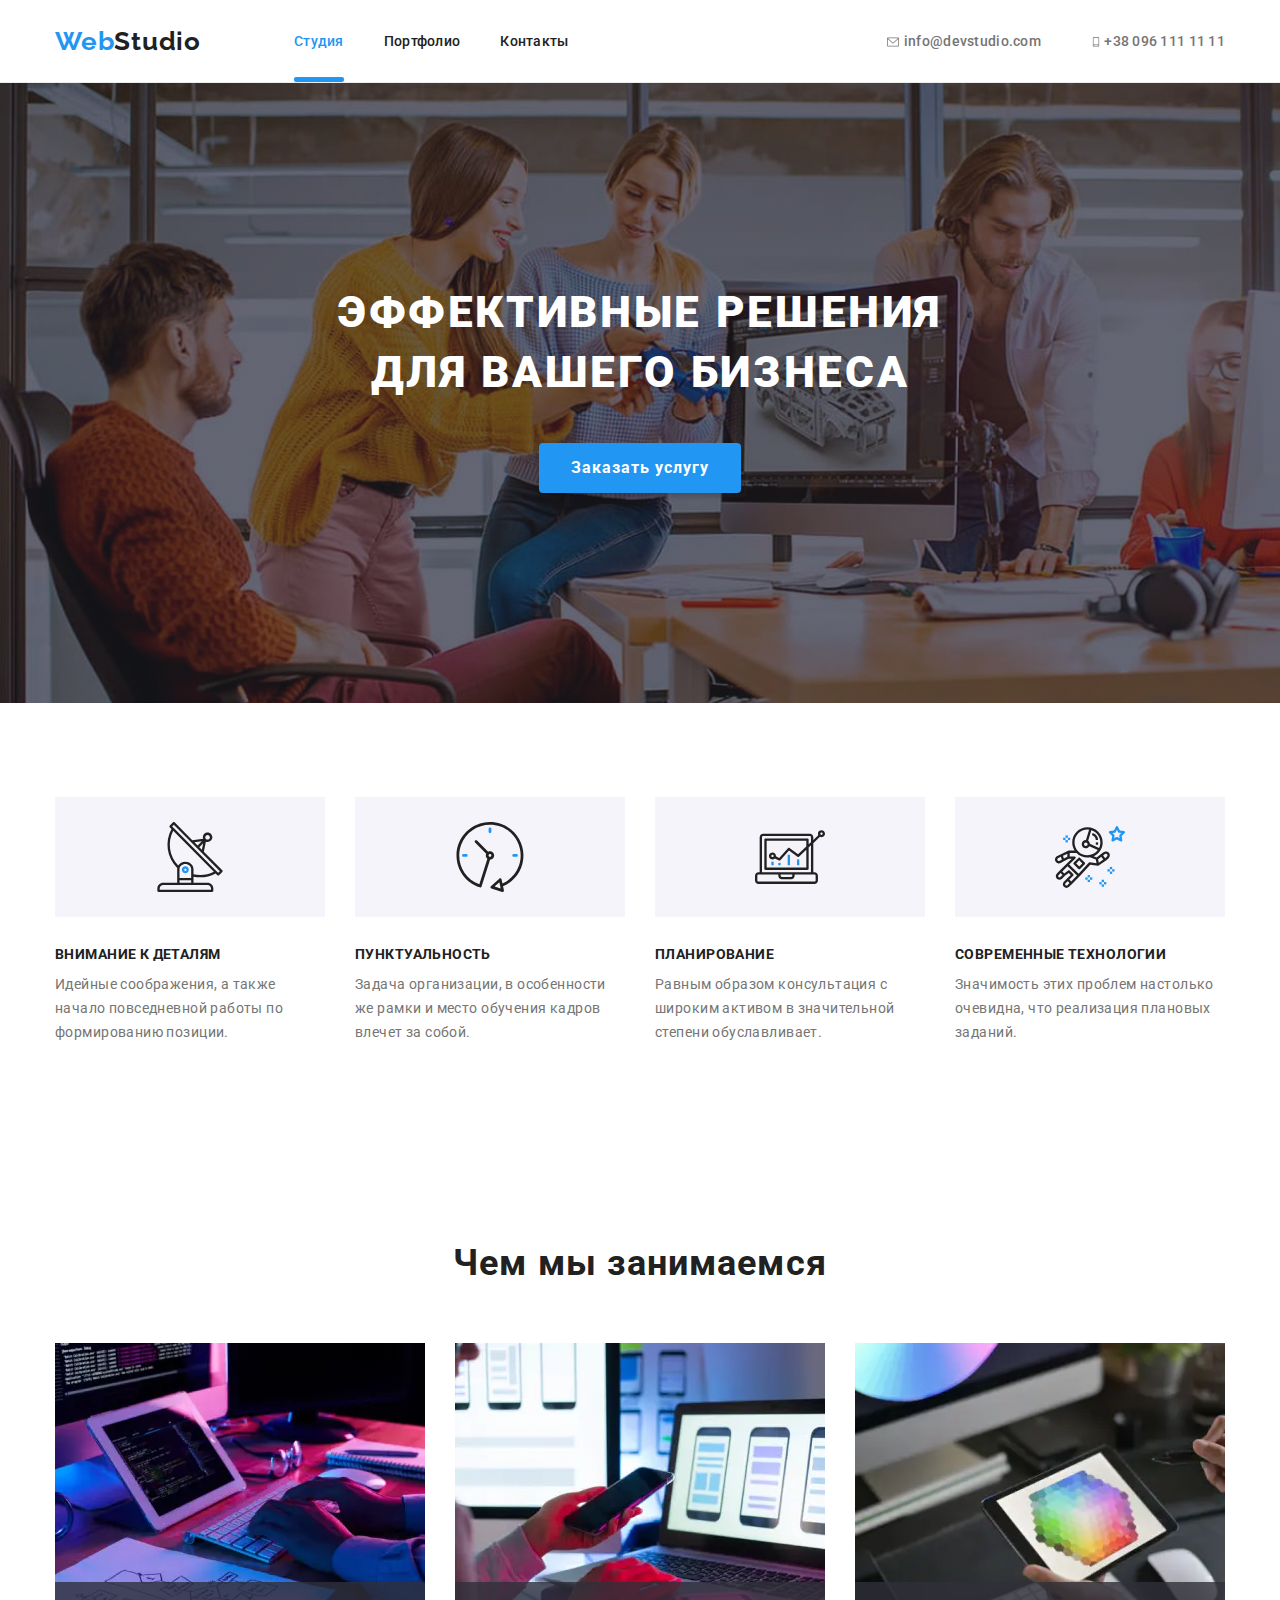
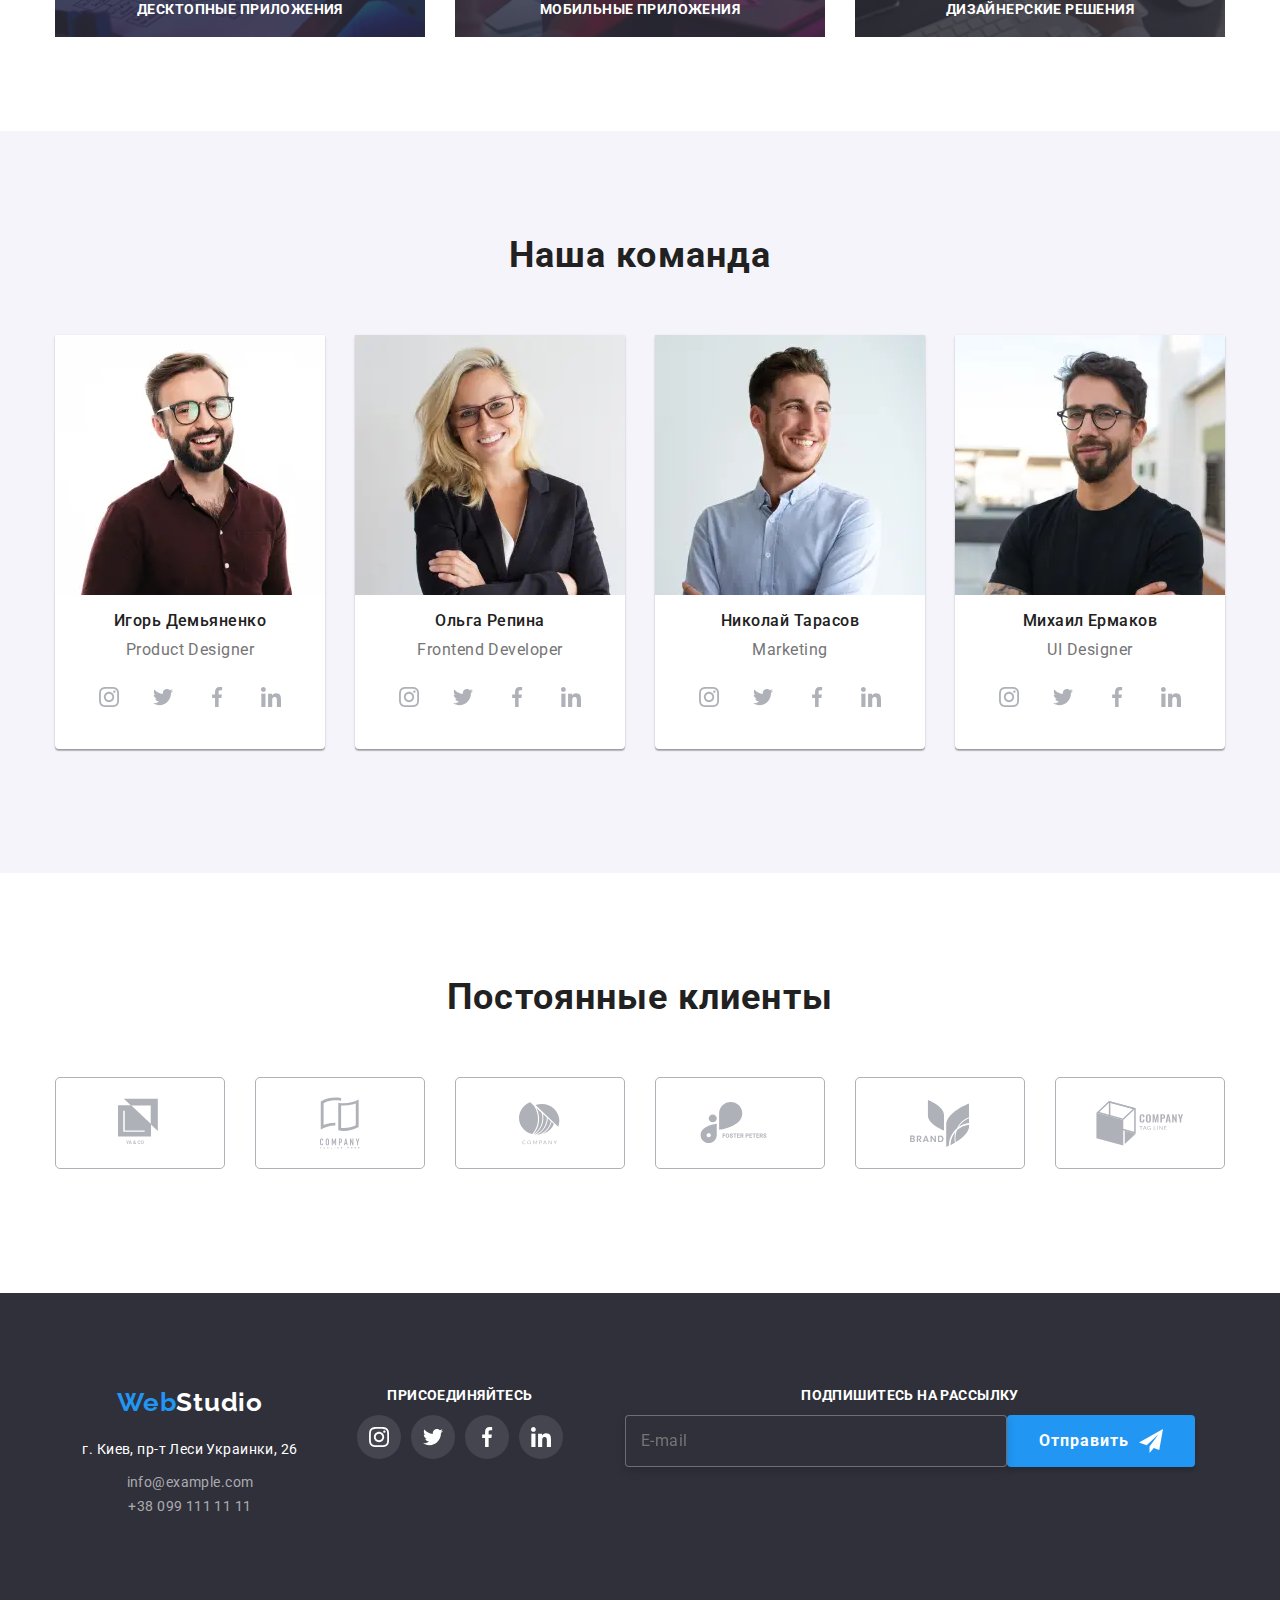
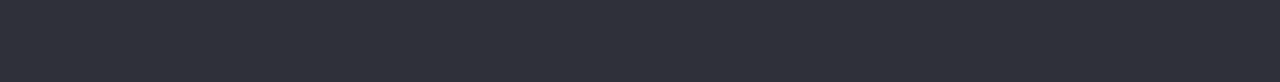
<file: index.html>
<!DOCTYPE html>
<html lang="en">
  <head>
    <meta charset="UTF-8" />
    <meta name="viewport" content="width=device-width, initial-scale=1.0" />

    <title>!!!MyWebStudioPro!!!</title>
    <link
      href="https://fonts.googleapis.com/css2?family=Raleway:wght@700&family=Roboto:wght@400;500;700&display=swap"
      rel="stylesheet"
    />
    <link
      rel="stylesheet"
      href="https://cdnjs.cloudflare.com/ajax/libs/modern-normalize/1.0.0/modern-normalize.min.css"
    />
    <link rel="stylesheet" href="./css/main.min.css" />
  </head>
  <body>
    <header class="page-header">
      <div class="container container-flex">
        <nav class="nav-flex">
          <a class="logo" href="./index.html"> <span class="web">Web</span>Studio</a>
          <ul class="site-nav">
            <li class="item"><a href="./index.html" class="link current">Студия</a></li>
            <li class="item"><a href="./portfolio.html" class="link">Портфолио</a></li>
            <li class="item"><a href="" class="link">Контакты</a></li>
          </ul>
          <button
            type="button"
            class="menu-button"
            aria-expanded="false"
            aria-controls="menu-container"
            data-menu-button
          >
            <svg width="40" height="40">
              <use class="icon-closem" href="./img/spritemodal.svg#icon-closemodal"></use>
              <use class="icon-burger" href="./img/spritemodal.svg#icon-burger"></use>
            </svg>
          </button>
        </nav>

        <ul class="contacts nav-contacts">
          <li class="item">
            <a class="link icon-contacts-link" href="mailto:info@devstudio.com">
              <svg class="env-icons-svg">
                <use href="./img/sprite.svg#icon-envelope"></use>
              </svg>
              info@devstudio.com
            </a>
          </li>
          <li class="item">
            <a class="link icon-contacts-link" href="tel:380961111111"
              ><svg class="phone-icons-svg">
                <use href="./img/sprite.svg#icon-smartphone"></use>
              </svg>
              +38 096 111 11 11
            </a>
          </li>
        </ul>
        <div class="menu-container" id="menu-container" data-menu>
          <div class="mob-nav">
            <ul class="site-nav-mob">
              <li class="item"><a href="./index.html" class="link current">Студия</a></li>
              <li class="item"><a href="./portfolio.html" class="link">Портфолио</a></li>
              <li class="item"><a href="" class="link">Контакты</a></li>
            </ul>
          </div>
          <div class="mob-contacts">
            <ul class="contacts-mob">
              <li class="item">
                <a class="link icon-contacts-link" href="mailto:info@devstudio.com">
                  <svg class="env-icons-svg">
                    <use href="./img/sprite.svg#icon-envelope"></use>
                  </svg>
                  info@devstudio.com
                </a>
              </li>
              <li class="item">
                <a class="link icon-contacts-link" href="tel:380961111111"
                  ><svg class="phone-icons-svg">
                    <use href="./img/sprite.svg#icon-smartphone"></use>
                  </svg>
                  +38 096 111 11 11
                </a>
              </li>
            </ul>
          </div>
        </div>
      </div>
    </header>

    <main>
      <section class="hero">
        <div class="container">
          <h1 class="hero-title">
            Эффективные решения <br />
            для вашего бизнеса
          </h1>

          <button data-modal-open type="button" class="button">Заказать услугу</button>
        </div>
        <div class="backdrop is-hidden" data-modal>
          <div class="modal">
            <button class="btn-modal-close" data-modal-close>
              <svg class="close-icons-svg">
                <use href="./spritekrest.svg#icon-krest"></use>
              </svg>
            </button>

            <form class="contact-us" action="#">
              <p class="contact-us-title">Оставьте свои данные, мы вам перезвоним</p>

              <div class="form-field">
                <label class="form-field-name" for="name">
                  <svg class="form-icons-svg">
                    <use href="./spriteform.svg#icon-user"></use>
                  </svg>
                  <span>Имя</span>
                  <input type="text" name="name" id="name" />
                </label>
              </div>

              <div class="form-field">
                <label class="form-field-name" for="tel">
                  <svg class="form-icons-svg">
                    <use href="./spriteform.svg#icon-phone"></use>
                  </svg>
                  <span>Телефон</span>
                  <input type="tel" name="tel" id="tel" />
                </label>
              </div>

              <div class="form-field">
                <label class="form-field-name">
                  <svg class="form-icons-svg">
                    <use href="./spriteform.svg#icon-mail"></use>
                  </svg>
                  <span>Почта</span>
                  <input type="email" name="mail" />
                </label>
              </div>

              <div class="form-field">
                <label class="form-field-name" for="comment"><span>Комментарий</span></label>
                <textarea
                  class="form-field-comm"
                  name="comment"
                  rows="12"
                  id="comment"
                  placeholder="Введите имя"
                ></textarea>
              </div>

              <label class="qaz" for="policy">
                <input class="checkbox visually-hidden" type="checkbox" name="policy" id="policy" />
                <span class="customer-checkbox"></span>
                <span class="policy-text">Соглашаюсь с рассылкой и принимаю</span>
                <a class="policy-link" href="">Условия договора</a>
              </label>

              <div><button class="button">Отправить</button></div>
            </form>
          </div>
        </div>
      </section>

      <section class="section">
        <div class="container container-features">
          <h2 class="section-title visually-hidden">УТП</h2>

          <ul class="feature-list">
            <li class="item antena">
              <h3 class="title">Внимание к деталям</h3>
              <p class="text">Идейные соображения, а также начало повседневной работы по формированию позиции.</p>
            </li>

            <li class="item clock">
              <h3 class="title">Пунктуальность</h3>
              <p class="text">Задача организации, в особенности же рамки и место обучения кадров влечет за собой.</p>
            </li>

            <li class="item diagr">
              <h3 class="title">Планирование</h3>
              <p class="text">Равным образом консультация с широким активом в значительной степени обуславливает.</p>
            </li>

            <li class="item cosmo">
              <h3 class="title">Современные технологии</h3>
              <p class="text">Значимость этих проблем настолько очевидна, что реализация плановых заданий.</p>
            </li>
          </ul>
        </div>
      </section>

      <section class="section section-exmpl">
        <div class="container container-exmpls">
          <h2 class="section-title">Чем мы занимаемся</h2>
          <ul class="exmpls">
            <li class="item">
              <div class="exmpl-img">
                <!-- <img src="./img/exmpls/box1.png" alt="руки на клавиатуре" width="370" /> -->

                <picture>
                  <source srcset="./img/work-1-img-370@1x.webp 1x, ./img/work-1-img-370@2x.webp 2x" type="image/webp" />
                  <img
                    loading="lazy"
                    class="image"
                    srcset="./img/work-1-img-370@1x.jpg 1x, ./img/work-1-img-370@2x.jpg 2x"
                    src="./img/work-1-img-370@1x.jpg"
                    width="370"
                    alt="Программируем"
                  />
                </picture>

                <p class="exmpl-title">Десктопные приложения</p>
              </div>
            </li>
            <li class="item">
              <div class="exmpl-img">
                <!-- <img src="./img/exmpls/box2.png" alt="человек перед ноутбуком" width="370" /> -->

                <picture>
                  <source srcset="./img/work-2-img-370@1x.webp 1x, ./img/work-2-img-370@2x.webp 2x" type="image/webp" />
                  <img
                    loading="lazy"
                    class="image"
                    srcset="./img/work-2-img-370@1x.jpg 1x, ./img/work-2-img-370@2x.jpg 2x"
                    src="./img/work-2-img-370@1x.jpg"
                    width="370"
                    alt="Верстаем"
                  />
                </picture>

                <p class="exmpl-title">Мобильные приложения</p>
              </div>
            </li>
            <li class="item">
              <div class="exmpl-img">
                <!-- <img src="./img/exmpls/box3.png" alt="человек с планшетом" width="370" /> -->
                <picture>
                  <source srcset="./img/work-3-img-370@1x.webp 1x, ./img/work-3-img-370@2x.webp 2x" type="image/webp" />
                  <img
                    loading="lazy"
                    class="image"
                    srcset="./img/work-3-img-370@1x.jpg 1x, ./img/work-3-img-370@2x.jpg 2x"
                    src="./img/work-3-img-370@1x.jpg"
                    width="370"
                    alt="Рисуем"
                  />
                </picture>
                <p class="exmpl-title">Дизайнерские решения</p>
              </div>
            </li>
          </ul>
        </div>
      </section>

      <section class="section team">
        <div class="container container-team">
          <h2 class="section-title">Наша команда</h2>
          <ul class="team-list">
            <li class="team-list-item">
              <!-- <img class="image-team" src="./img/team/team1.jpg" alt="demianenko" width="270" /> -->
              <picture>
                <source
                  srcset="./img/comand-1-450img@1x.webp 1x, ./img/comand-1-450img@2x.webp 2x"
                  media="(max-width: 767px)"
                  type="image/webp"
                />
                <source
                  srcset="./img/comand-1-354img@1x.webp 1x, ./img/comand-1-354img@2x.webp 2x"
                  media="(min-width: 768px) and (max-width: 1199px)"
                  type="image/webp"
                />
                <source
                  srcset="./img/comand-1-270img@1x.webp 1x, ./img/comand-1-270img@2x.webp 2x"
                  media="(min-width: 1200px)"
                  type="image/webp"
                />
                <source
                  srcset="./img/comand-1-450img@1x.jpg 1x, ./img/comand-1-450img@2x.jpg 2x"
                  media="(max-width: 767px)"
                />
                <source
                  srcset="./img/comand-1-354img@1x.jpg 1x, ./img/comand-1-354img@2x.jpg 2x"
                  media="(min-width: 768px) and (max-width: 1199px)"
                />
                <source
                  srcset="./img/comand-1-270img@1x.jpg 1x, ./img/comand-1-270img@2x.jpg 2x"
                  media="(min-width: 1200px)"
                />
                <img
                  loading="lazy"
                  class="image"
                  src="./img/comand-1-270img@1x.jpg"
                  width="450"
                  alt="Игорь Демьяненко"
                />
              </picture>
              <h3 class="title">Игорь Демьяненко</h3>
              <p class="text">Product Designer</p>

              <ul class="socials-list">
                <li class="socials-list-item">
                  <a
                    href="https://www.instagram.com/"
                    class="social-icons-link"
                    target="_blank"
                    rel="noopener noreferrer"
                    aria-label="Ссылка на Инстаграм"
                  >
                    <svg class="social-icons-svg">
                      <use href="./img/sprite.svg#icon-instagram"></use>
                    </svg>
                  </a>
                </li>

                <li class="socials-list-item">
                  <a
                    href="https://twitter.com/"
                    class="social-icons-link"
                    target="_blank"
                    rel="noopener noreferrer"
                    aria-label="Ссылка на Твиттер"
                  >
                    <svg class="social-icons-svg">
                      <use href="./img/sprite.svg#icon-twitter"></use>
                    </svg>
                  </a>
                </li>
                <li class="socials-list-item">
                  <a
                    href="https://www.facebook.com/"
                    class="social-icons-link"
                    target="_blank"
                    rel="noopener noreferrer"
                    aria-label="Ссылка на Фейсбук"
                  >
                    <svg class="social-icons-svg">
                      <use href="./img/sprite.svg#icon-facebook"></use>
                    </svg>
                  </a>
                </li>
                <li class="socials-list-item">
                  <a
                    href="https://www.linkedin.com/"
                    class="social-icons-link"
                    target="_blank"
                    rel="noopener noreferrer"
                    aria-label="Ссылка на Линкедин"
                  >
                    <svg class="social-icons-svg">
                      <use href="./img/sprite.svg#icon-linkedin"></use>
                    </svg>
                  </a>
                </li>
              </ul>
            </li>

            <li class="team-list-item">
              <!-- <img class="image-team" src="./img/team/team2.jpg" alt="repina" width="270" /> -->

              <picture>
                <source
                  srcset="./img/comand-2-450img@1x.webp 1x, ./img/comand-2-450img@2x.webp 2x"
                  media="(max-width: 767px)"
                  type="image/webp"
                />
                <source
                  srcset="./img/comand-2-354img@1x.webp 1x, ./img/comand-2-354img@2x.webp 2x"
                  media="(min-width: 768px) and (max-width: 1199px)"
                  type="image/webp"
                />
                <source
                  srcset="./img/comand-2-270img@1x.webp 1x, ./img/comand-2-270img@2x.webp 2x"
                  media="(min-width: 1200px)"
                  type="image/webp"
                />
                <source
                  srcset="./img/comand-2-450img@1x.jpg 1x, ./img/comand-2-450img@2x.jpg 2x"
                  media="(max-width: 767px)"
                />
                <source
                  srcset="./img/comand-2-354img@1x.jpg 1x, ./img/comand-2-354img@2x.jpg 2x"
                  media="(min-width: 768px) and (max-width: 1199px)"
                />
                <source
                  srcset="./img/comand-2-270img@1x.jpg 1x, ./img/comand-2-270img@2x.jpg 2x"
                  media="(min-width: 1200px)"
                />
                <img loading="lazy" class="image" src="./img/comand-2-270img@1x.jpg" width="450" alt="Ольга Репина" />
              </picture>
              <h3 class="title">Ольга Репина</h3>
              <p class="text">Frontend Developer</p>
              <ul class="socials-list">
                <li class="socials-list-item">
                  <a
                    href="https://www.instagram.com/"
                    class="social-icons-link"
                    target="_blank"
                    rel="noopener noreferrer"
                    aria-label="Ссылка на Инстаграм"
                  >
                    <svg class="social-icons-svg">
                      <use href="./img/sprite.svg#icon-instagram"></use>
                    </svg>
                  </a>
                </li>

                <li class="socials-list-item">
                  <a
                    href="https://twitter.com/"
                    class="social-icons-link"
                    target="_blank"
                    rel="noopener noreferrer"
                    aria-label="Ссылка на Твиттер"
                  >
                    <svg class="social-icons-svg">
                      <use href="./img/sprite.svg#icon-twitter"></use>
                    </svg>
                  </a>
                </li>
                <li class="socials-list-item">
                  <a
                    href="https://www.facebook.com/"
                    class="social-icons-link"
                    target="_blank"
                    rel="noopener noreferrer"
                    aria-label="Ссылка на Фейсбук"
                  >
                    <svg class="social-icons-svg">
                      <use href="./img/sprite.svg#icon-facebook"></use>
                    </svg>
                  </a>
                </li>
                <li class="socials-list-item">
                  <a
                    href="https://www.linkedin.com/"
                    class="social-icons-link"
                    target="_blank"
                    rel="noopener noreferrer"
                    aria-label="Ссылка на Линкедин"
                  >
                    <svg class="social-icons-svg">
                      <use href="./img/sprite.svg#icon-linkedin"></use>
                    </svg>
                  </a>
                </li>
              </ul>
            </li>

            <li class="team-list-item">
              <!-- <img class="image-team" src="./img/team/team3.jpg" alt="tarasov" width="270" /> -->

              <picture>
                <source
                  srcset="./img/comand-3-450img@1x.webp 1x, ./img/comand-3-450img@2x.webp 2x"
                  media="(max-width: 767px)"
                  type="image/webp"
                />
                <source
                  srcset="./img/comand-3-354img@1x.webp 1x, ./img/comand-3-354img@2x.webp 2x"
                  media="(min-width: 768px) and (max-width: 1199px)"
                  type="image/webp"
                />
                <source
                  srcset="./img/comand-3-270img@1x.webp 1x, ./img/comand-3-270img@2x.webp 2x"
                  media="(min-width: 1200px)"
                  type="image/webp"
                />
                <source
                  srcset="./img/comand-3-450img@1x.jpg 1x, ./img/comand-3-450img@2x.jpg 2x"
                  media="(max-width: 767px)"
                />
                <source
                  srcset="./img/comand-3-354img@1x.jpg 1x, ./img/comand-3-354img@2x.jpg 2x"
                  media="(min-width: 768px) and (max-width: 1199px)"
                />
                <source
                  srcset="./img/comand-3-270img@1x.jpg 1x, ./img/comand-3-270img@2x.jpg 2x"
                  media="(min-width: 1200px)"
                />
                <img
                  loading="lazy"
                  class="image"
                  src="./img/comand-3-270img@1x.jpg"
                  width="450"
                  alt="Николай Тарасов"
                />
              </picture>
              <h3 class="title">Николай Тарасов</h3>
              <p class="text">Marketing</p>
              <ul class="socials-list">
                <li class="socials-list-item">
                  <a
                    href="https://www.instagram.com/"
                    class="social-icons-link"
                    target="_blank"
                    rel="noopener noreferrer"
                    aria-label="Ссылка на Инстаграм"
                  >
                    <svg class="social-icons-svg">
                      <use href="./img/sprite.svg#icon-instagram"></use>
                    </svg>
                  </a>
                </li>

                <li class="socials-list-item">
                  <a
                    href="https://twitter.com/"
                    class="social-icons-link"
                    target="_blank"
                    rel="noopener noreferrer"
                    aria-label="Ссылка на Твиттер"
                  >
                    <svg class="social-icons-svg">
                      <use href="./img/sprite.svg#icon-twitter"></use>
                    </svg>
                  </a>
                </li>
                <li class="socials-list-item">
                  <a
                    href="https://www.facebook.com/"
                    class="social-icons-link"
                    target="_blank"
                    rel="noopener noreferrer"
                    aria-label="Ссылка на Фейсбук"
                  >
                    <svg class="social-icons-svg">
                      <use href="./img/sprite.svg#icon-facebook"></use>
                    </svg>
                  </a>
                </li>
                <li class="socials-list-item">
                  <a
                    href="https://www.linkedin.com/"
                    class="social-icons-link"
                    target="_blank"
                    rel="noopener noreferrer"
                    aria-label="Ссылка на Линкедин"
                  >
                    <svg class="social-icons-svg">
                      <use href="./img/sprite.svg#icon-linkedin"></use>
                    </svg>
                  </a>
                </li>
              </ul>
            </li>

            <li class="team-list-item">
              <!-- <img class="image-team" src="./img/team/team4.jpg" alt="ermakov" width="270" /> -->

              <picture>
                <source
                  srcset="./img/comand-4-450img@1x.webp 1x, ./img/comand-4-450img@2x.webp 2x"
                  media="(max-width: 767px)"
                  type="image/webp"
                />
                <source
                  srcset="./img/comand-4-354img@1x.webp 1x, ./img/comand-4-354img@2x.webp 2x"
                  media="(min-width: 768px) and (max-width: 1199px)"
                  type="image/webp"
                />
                <source
                  srcset="./img/comand-4-270img@1x.webp 1x, ./img/comand-4-270img@2x.webp 2x"
                  media="(min-width: 1200px)"
                  type="image/webp"
                />
                <source
                  srcset="./img/comand-4-450img@1x.jpg 1x, ./img/comand-4-450img@2x.jpg 2x"
                  media="(max-width: 767px)"
                />
                <source
                  srcset="./img/comand-4-354img@1x.jpg 1x, ./img/comand-4-354img@2x.jpg 2x"
                  media="(min-width: 768px) and (max-width: 1199px)"
                />
                <source
                  srcset="./img/comand-4-270img@1x.jpg 1x, ./img/comand-4-270img@2x.jpg 2x"
                  media="(min-width: 1200px)"
                />
                <img loading="lazy" class="image" src="./img/comand-4-270img@1x.jpg" width="450" alt="Михаил Ермаков" />
              </picture>
              <h3 class="title">Михаил Ермаков</h3>
              <p class="text">UI Designer</p>
              <ul class="socials-list">
                <li class="socials-list-item">
                  <a
                    href="https://www.instagram.com/"
                    class="social-icons-link"
                    target="_blank"
                    rel="noopener noreferrer"
                    aria-label="Ссылка на Инстаграм"
                  >
                    <svg class="social-icons-svg">
                      <use href="./img/sprite.svg#icon-instagram"></use>
                    </svg>
                  </a>
                </li>

                <li class="socials-list-item">
                  <a
                    href="https://twitter.com/"
                    class="social-icons-link"
                    target="_blank"
                    rel="noopener noreferrer"
                    aria-label="Ссылка на Твиттер"
                  >
                    <svg class="social-icons-svg">
                      <use href="./img/sprite.svg#icon-twitter"></use>
                    </svg>
                  </a>
                </li>
                <li class="socials-list-item">
                  <a
                    href="https://www.facebook.com/"
                    class="social-icons-link"
                    target="_blank"
                    rel="noopener noreferrer"
                    aria-label="Ссылка на Фейсбук"
                  >
                    <svg class="social-icons-svg">
                      <use href="./img/sprite.svg#icon-facebook"></use>
                    </svg>
                  </a>
                </li>
                <li class="socials-list-item">
                  <a
                    href="https://www.linkedin.com/"
                    class="social-icons-link"
                    target="_blank"
                    rel="noopener noreferrer"
                    aria-label="Ссылка на Линкедин"
                  >
                    <svg class="social-icons-svg">
                      <use href="./img/sprite.svg#icon-linkedin"></use>
                    </svg>
                  </a>
                </li>
              </ul>
            </li>
          </ul>
        </div>
      </section>

      <section class="section cliets">
        <div class="container container-clients">
          <h2 class="section-title">Постоянные клиенты</h2>
          <ul class="client-list">
            <li class="item">
              <a class="btn" href="">
                <svg class="logo-icons-svg" width="44" height="50">
                  <use href="./img/spritelogo.svg#icon-logo1"></use>
                </svg>
              </a>
            </li>

            <li class="item">
              <a class="btn" href="">
                <svg class="logo-icons-svg" width="40" height="52">
                  <use href="./img/spritelogo.svg#icon-logo2"></use>
                </svg>
              </a>
            </li>

            <li class="item">
              <a class="btn" href="">
                <svg class="logo-icons-svg" width="41" height="43">
                  <use href="./img/spritelogo.svg#icon-logo3"></use>
                </svg>
              </a>
            </li>

            <li class="item">
              <a class="btn" href="">
                <svg class="logo-icons-svg" width="80" height="42">
                  <use href="./img/spritelogo.svg#icon-logo4"></use>
                </svg>
              </a>
            </li>

            <li class="item">
              <a class="btn" href="">
                <svg class="logo-icons-svg" width="59" height="47">
                  <use href="./img/spritelogo.svg#icon-logo5"></use>
                </svg>
              </a>
            </li>

            <li class="item">
              <a class="btn" href="">
                <svg class="logo-icons-svg" width="88" height="45">
                  <use href="./img/spritelogo.svg#icon-logo6"></use>
                </svg>
              </a>
            </li>
          </ul>
        </div>
      </section>
    </main>

    <footer class="section footer">
      <div class="container container-footer">
        <div class="container-footer-adres">
          <a class="logo" href="./index.html"> <span class="web">Web</span>Studio</a>

          <address class="adres">
            г. Киев, пр-т Леси Украинки, 26

            <ul class="footer-contacts">
              <li><a class="contact-title" href="mailto:info@example.com">info@example.com</a></li>
              <li><a class="contact-title" href="tel:380991111111">+38 099 111 11 11</a></li>
            </ul>
          </address>
        </div>

        <div class="container-footer-socials">
          <h2 class="section-title-footer">присоединяйтесь</h2>
          <ul class="socials-list-footer">
            <li class="socials-list-item-footer">
              <a
                href="https://www.instagram.com/"
                class="social-icons-link"
                target="_blank"
                rel="noopener noreferrer"
                aria-label="Ссылка на Инстаграм"
              >
                <svg class="social-icons-svg-footer">
                  <use href="./img/sprite.svg#icon-instagram"></use>
                </svg>
              </a>
            </li>

            <li class="socials-list-item-footer">
              <a
                href="https://twitter.com/"
                class="social-icons-link"
                target="_blank"
                rel="noopener noreferrer"
                aria-label="Ссылка на Твиттер"
              >
                <svg class="social-icons-svg-footer">
                  <use href="./img/sprite.svg#icon-twitter"></use>
                </svg>
              </a>
            </li>
            <li class="socials-list-item-footer">
              <a
                href="https://www.facebook.com/"
                class="social-icons-link"
                target="_blank"
                rel="noopener noreferrer"
                aria-label="Ссылка на Фейсбук"
              >
                <svg class="social-icons-svg-footer">
                  <use href="./img/sprite.svg#icon-facebook"></use>
                </svg>
              </a>
            </li>
            <li class="socials-list-item-footer">
              <a
                href="https://www.linkedin.com/"
                class="social-icons-link"
                target="_blank"
                rel="noopener noreferrer"
                aria-label="Ссылка на Линкедин"
              >
                <svg class="social-icons-svg-footer">
                  <use href="./img/sprite.svg#icon-linkedin"></use>
                </svg>
              </a>
            </li>
          </ul>
        </div>

        <div class="container-footer-form">
          <h2 class="section-title-footer">Подпишитесь на рассылку</h2>
          <div class="footer-input-buttton">
            <input class="footer-input" type="email" name="mail" placeholder="E-mail" />
            <button class="footer-form-button">
              Отправить
              <span class="footer-form-icon"></span>
            </button>
          </div>
        </div>
      </div>
    </footer>
    <script src="./js/modal.js"></script>
    <script src="./js/mobilemenu.js"></script>
  </body>
</html>
</file>
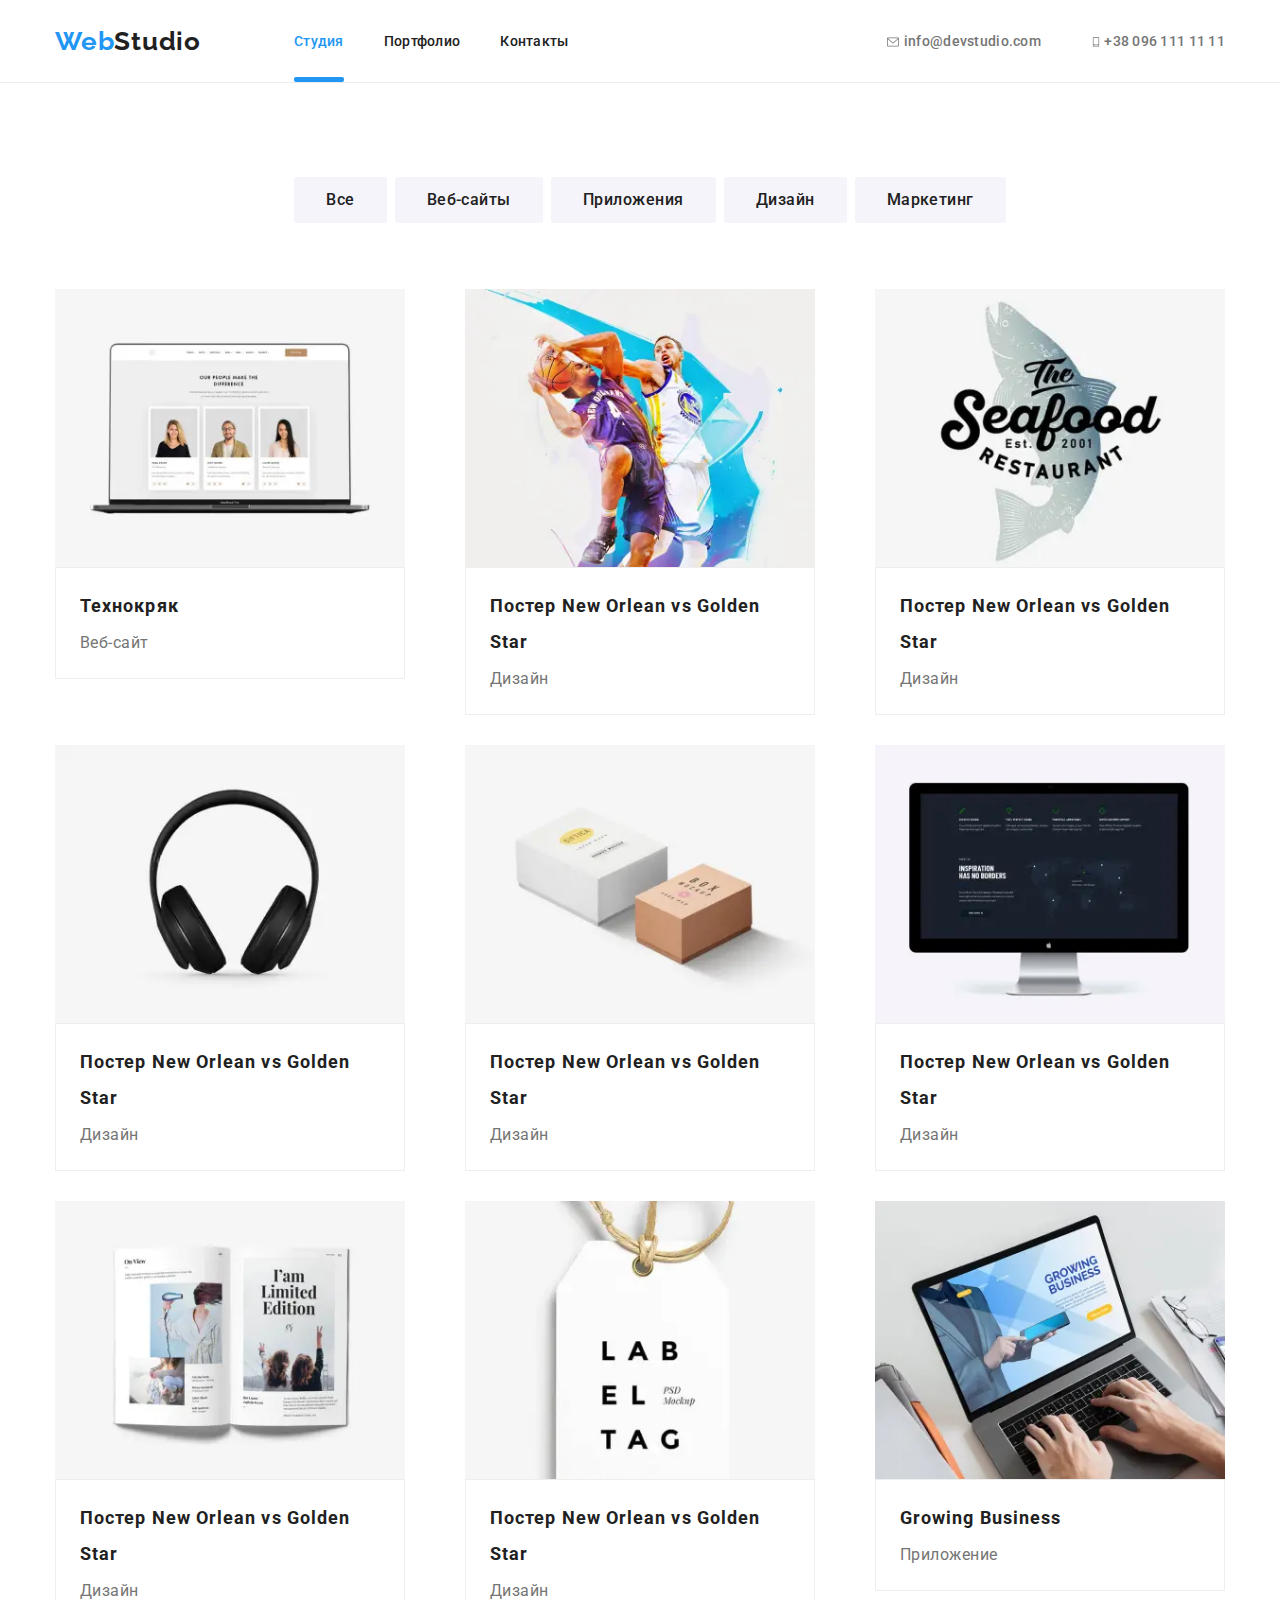
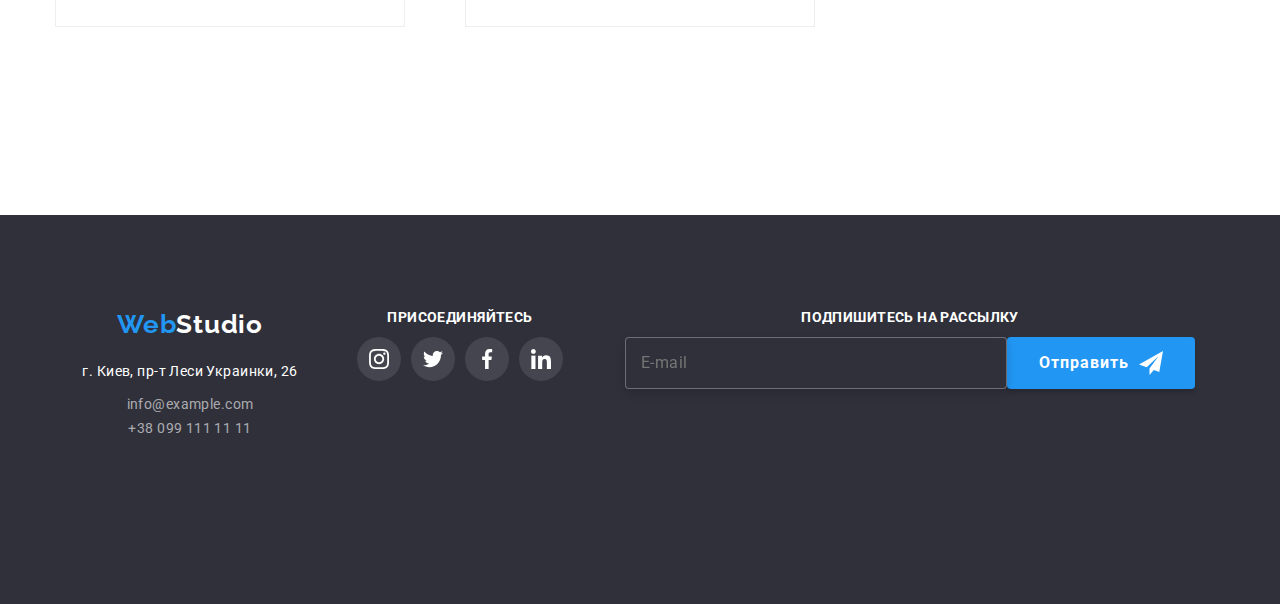
<file: portfolio.html>
<!DOCTYPE html>
<html lang="en">
  <head>
    <meta charset="UTF-8" />
    <meta name="viewport" content="width=device-width, initial-scale=1.0" />
    <title>WebStudio</title>
    <link
      href="https://fonts.googleapis.com/css2?family=Raleway:wght@700&family=Roboto:wght@400;500;700&display=swap"
      rel="stylesheet"
    />
    <link
      rel="stylesheet"
      href="https://cdnjs.cloudflare.com/ajax/libs/modern-normalize/1.0.0/modern-normalize.min.css"
    />
    <link rel="stylesheet" href="./css/main.min.css" />
  </head>
  <body>
    <header class="page-header">
      <div class="container container-flex">
        <nav class="nav-flex">
          <a class="logo" href="./index.html"> <span class="web">Web</span>Studio</a>
          <ul class="site-nav">
            <li class="item"><a href="./index.html" class="link current">Студия</a></li>
            <li class="item"><a href="./portfolio.html" class="link">Портфолио</a></li>
            <li class="item"><a href="" class="link">Контакты</a></li>
          </ul>
          <button
            type="button"
            class="menu-button"
            aria-expanded="false"
            aria-controls="menu-container"
            data-menu-button
          >
            <svg width="40" height="40">
              <use class="icon-closem" href="./img/spritemodal.svg#icon-closemodal"></use>
              <use class="icon-burger" href="./img/spritemodal.svg#icon-burger"></use>
            </svg>
          </button>
        </nav>

        <ul class="contacts nav-contacts">
          <li class="item">
            <a class="link icon-contacts-link" href="mailto:info@devstudio.com">
              <svg class="env-icons-svg">
                <use href="./img/sprite.svg#icon-envelope"></use>
              </svg>
              info@devstudio.com
            </a>
          </li>
          <li class="item">
            <a class="link icon-contacts-link" href="tel:380961111111"
              ><svg class="phone-icons-svg">
                <use href="./img/sprite.svg#icon-smartphone"></use>
              </svg>
              +38 096 111 11 11
            </a>
          </li>
        </ul>
        <div class="menu-container" id="menu-container" data-menu>
          <div class="mob-nav">
            <ul class="site-nav-mob">
              <li class="item"><a href="./index.html" class="link current">Студия</a></li>
              <li class="item"><a href="./portfolio.html" class="link">Портфолио</a></li>
              <li class="item"><a href="" class="link">Контакты</a></li>
            </ul>
          </div>
          <div class="mob-contacts">
            <ul class="contacts-mob">
              <li class="item">
                <a class="link icon-contacts-link" href="mailto:info@devstudio.com">
                  <svg class="env-icons-svg">
                    <use href="./img/sprite.svg#icon-envelope"></use>
                  </svg>
                  info@devstudio.com
                </a>
              </li>
              <li class="item">
                <a class="link icon-contacts-link" href="tel:380961111111"
                  ><svg class="phone-icons-svg">
                    <use href="./img/sprite.svg#icon-smartphone"></use>
                  </svg>
                  +38 096 111 11 11
                </a>
              </li>
            </ul>
          </div>
        </div>
      </div>
    </header>

    <main>
      <section class="section">
        <div class="container">
          <h1 class="section-title visually-hidden">Портфолио или наши работы</h1>

          <ul class="filter">
            <li class="item"><button type="button" class="title-button">Все</button></li>
            <li class="item"><button type="button" class="title-button">Веб-сайты</button></li>
            <li class="item"><button type="button" class="title-button">Приложения</button></li>
            <li class="item"><button type="button" class="title-button">Дизайн</button></li>
            <li class="item"><button type="button" class="title-button">Маркетинг</button></li>
          </ul>

          <div class="container container-cards">
            <h2 class="section-title visually-hidden">Портфолио работ</h2>
            <ul class="work-list">
              <li class="item">
                <a class="link" href="">
                  <div class="card">
                    <!-- <img src="./img/portfolio/1tehnokriak.jpg" alt="leptop" /> -->

                    <picture>
                      <source
                        srcset="./img/examples-1-450img@1x.webp 1x, ./img/examples-1-450img@2x.webp 2x"
                        media="(max-width: 767px)"
                        type="image/webp"
                      />
                      <source
                        srcset="./img/examples-1-354img@1x.webp 1x, ./img/examples-1-354img@2x.webp 2x"
                        media="(min-width: 768px) and (max-width: 1199px)"
                        type="image/webp"
                      />
                      <source
                        srcset="./img/examples-1-370img@1x.webp 1x, ./img/examples-1-370img@2x.webp 2x"
                        media="(min-width: 1200px)"
                        type="image/webp"
                      />

                      <source
                        srcset="./img/examples-1-450img@1x.jpg 1x, ./img/examples-1-450img@2x.jpg 2x"
                        media="(max-width: 767px)"
                      />
                      <source
                        srcset="./img/examples-1-354img@1x.jpg 1x, ./img/examples-1-354img@2x.jpg 2x"
                        media="(min-width: 768px) and (max-width: 1199px)"
                      />
                      <source
                        srcset="./img/examples-1-370img@1x.jpg 1x, ./img/examples-1-370img@2x.jpg 2x"
                        media="(min-width: 1200px)"
                      />

                      <img
                        loading="lazy"
                        class="image"
                        src="./img/examples-1-354img@1x.jpg"
                        width="450"
                        alt="Титульная страница сайта отрытая на ноутбуке"
                      />
                    </picture>
                    <div class="discr">
                      <p class="work-list-disrb">
                        Технокряк это современная площадка распространения коронавируса. Компании используют эту
                        платформу для цифрового шпионажа и атак на защищённые сервера конкурентов.
                      </p>
                    </div>
                  </div>

                  <div class="text-card">
                    <h3 class="title">Технокряк</h3>
                    <p class="text">Веб-сайт</p>
                  </div>
                </a>
              </li>

              <li class="item">
                <a class="link" href="">
                  <div class="card">
                    <!-- <img src="./img/portfolio/2poster.jpg" alt="Баскетболисты" /> -->
                    <picture>
                      <source
                        srcset="./img/examples-2-450img@1x.webp 1x, ./img/examples-2-450img@2x.webp 2x"
                        media="(max-width: 767px)"
                        type="image/webp"
                      />
                      <source
                        srcset="./img/examples-2-354img@1x.webp 1x, ./img/examples-2-354img@2x.webp 2x"
                        media="(min-width: 768px) and (max-width: 1199px)"
                        type="image/webp"
                      />
                      <source
                        srcset="./img/examples-2-370img@1x.webp 1x, ./img/examples-2-370img@2x.webp 2x"
                        media="(min-width: 1200px)"
                        type="image/webp"
                      />

                      <source
                        srcset="./img/examples-2-450img@1x.jpg 1x, ./img/examples-2-450img@2x.jpg 2x"
                        media="(max-width: 767px)"
                      />
                      <source
                        srcset="./img/examples-2-354img@1x.jpg 1x, ./img/examples-2-354img@2x.jpg 2x"
                        media="(min-width: 768px) and (max-width: 1199px)"
                      />
                      <source
                        srcset="./img/examples-2-370img@1x.jpg 1x, ./img/examples-2-370img@2x.jpg 2x"
                        media="(min-width: 1200px)"
                      />

                      <img
                        loading="lazy"
                        class="image"
                        src="./img/examples-2-354img@1x.jpg"
                        width="450"
                        alt="Постер с двумя баскетболистами"
                      />
                    </picture>
                    <div class="discr">
                      <p class="work-list-disrb">
                        Технокряк это современная площадка распространения коронавируса. Компании используют эту
                        платформу для цифрового шпионажа и атак на защищённые сервера конкурентов.
                      </p>
                    </div>
                  </div>

                  <div class="text-card">
                    <h3 class="title">Постер New Orlean vs Golden Star</h3>
                    <p class="text">Дизайн</p>
                  </div>
                </a>
              </li>

              <li class="item">
                <a class="link" href="">
                  <div class="card">
                    <!-- <img src="./img/portfolio/3seafood.jpg" alt="Баскетболисты" /> -->
                    <picture>
                      <source
                        srcset="./img/examples-3-450img@1x.webp 1x, ./img/examples-3-450img@2x.webp 2x"
                        media="(max-width: 767px)"
                        type="image/webp"
                      />
                      <source
                        srcset="./img/examples-3-354img@1x.webp 1x, ./img/examples-3-354img@2x.webp 2x"
                        media="(min-width: 768px) and (max-width: 1199px)"
                        type="image/webp"
                      />
                      <source
                        srcset="./img/examples-3-370img@1x.webp 1x, ./img/examples-3-370img@2x.webp 2x"
                        media="(min-width: 1200px)"
                        type="image/webp"
                      />

                      <source
                        srcset="./img/examples-3-450img@1x.jpg 1x, ./img/examples-3-450img@2x.jpg 2x"
                        media="(max-width: 767px)"
                      />
                      <source
                        srcset="./img/examples-3-354img@1x.jpg 1x, ./img/examples-3-354img@2x.jpg 2x"
                        media="(min-width: 768px) and (max-width: 1199px)"
                      />
                      <source
                        srcset="./img/examples-3-370img@1x.jpg 1x, ./img/examples-3-370img@2x.jpg 2x"
                        media="(min-width: 1200px)"
                      />

                      <img
                        loading="lazy"
                        class="image"
                        src="./img/examples-3-354img@1x.jpg"
                        width="450"
                        alt="Логотип морского ресторана с изображением рыбы"
                      />
                    </picture>
                    <div class="discr">
                      <p class="work-list-disrb">
                        Технокряк это современная площадка распространения коронавируса. Компании используют эту
                        платформу для цифрового шпионажа и атак на защищённые сервера конкурентов.
                      </p>
                    </div>
                  </div>

                  <div class="text-card">
                    <h3 class="title">Постер New Orlean vs Golden Star</h3>
                    <p class="text">Дизайн</p>
                  </div>
                </a>
              </li>

              <li class="item">
                <a class="link" href="">
                  <div class="card">
                    <!-- <img src="./img/portfolio/4projprime.jpg" alt="Баскетболисты" /> -->
                    <picture>
                      <source
                        srcset="./img/examples-4-450img@1x.webp 1x, ./img/examples-4-450img@2x.webp 2x"
                        media="(max-width: 767px)"
                        type="image/webp"
                      />
                      <source
                        srcset="./img/examples-4-354img@1x.webp 1x, ./img/examples-4-354img@2x.webp 2x"
                        media="(min-width: 768px) and (max-width: 1199px)"
                        type="image/webp"
                      />
                      <source
                        srcset="./img/examples-4-370img@1x.webp 1x, ./img/examples-4-370img@2x.webp 2x"
                        media="(min-width: 1200px)"
                        type="image/webp"
                      />

                      <source
                        srcset="./img/examples-4-450img@1x.jpg 1x, ./img/examples-4-450img@2x.jpg 2x"
                        media="(max-width: 767px)"
                      />
                      <source
                        srcset="./img/examples-4-354img@1x.jpg 1x, ./img/examples-4-354img@2x.jpg 2x"
                        media="(min-width: 768px) and (max-width: 1199px)"
                      />
                      <source
                        srcset="./img/examples-4-370img@1x.jpg 1x, ./img/examples-4-370img@2x.jpg 2x"
                        media="(min-width: 1200px)"
                      />

                      <img
                        loading="lazy"
                        class="image"
                        src="./img/examples-4-354img@1x.jpg"
                        width="450"
                        alt="Беспроводные наушники"
                      />
                    </picture>
                    <div class="discr">
                      <p class="work-list-disrb">
                        Технокряк это современная площадка распространения коронавируса. Компании используют эту
                        платформу для цифрового шпионажа и атак на защищённые сервера конкурентов.
                      </p>
                    </div>
                  </div>

                  <div class="text-card">
                    <h3 class="title">Постер New Orlean vs Golden Star</h3>
                    <p class="text">Дизайн</p>
                  </div>
                </a>
              </li>

              <li class="item">
                <a class="link" href="">
                  <div class="card">
                    <!-- <img src="./img/portfolio/5boxes.jpg" alt="Баскетболисты" /> -->
                    <picture>
                      <source
                        srcset="./img/examples-5-450img@1x.webp 1x, ./img/examples-5-450img@2x.webp 2x"
                        media="(max-width: 767px)"
                        type="image/webp"
                      />
                      <source
                        srcset="./img/examples-5-354img@1x.webp 1x, ./img/examples-5-354img@2x.webp 2x"
                        media="(min-width: 768px) and (max-width: 1199px)"
                        type="image/webp"
                      />
                      <source
                        srcset="./img/examples-5-370img@1x.webp 1x, ./img/examples-5-370img@2x.webp 2x"
                        media="(min-width: 1200px)"
                        type="image/webp"
                      />

                      <source
                        srcset="./img/examples-5-450img@1x.jpg 1x, ./img/examples-5-450img@2x.jpg 2x"
                        media="(max-width: 767px)"
                      />
                      <source
                        srcset="./img/examples-5-354img@1x.jpg 1x, ./img/examples-5-354img@2x.jpg 2x"
                        media="(min-width: 768px) and (max-width: 1199px)"
                      />
                      <source
                        srcset="./img/examples-5-370img@1x.jpg 1x, ./img/examples-5-370img@2x.jpg 2x"
                        media="(min-width: 1200px)"
                      />

                      <img
                        loading="lazy"
                        class="image"
                        src="./img/examples-5-354img@1x.jpg"
                        width="450"
                        alt="Две бумажные коробки белого и коричневого цвета"
                      />
                    </picture>
                    <div class="discr">
                      <p class="work-list-disrb">
                        Технокряк это современная площадка распространения коронавируса. Компании используют эту
                        платформу для цифрового шпионажа и атак на защищённые сервера конкурентов.
                      </p>
                    </div>
                  </div>

                  <div class="text-card">
                    <h3 class="title">Постер New Orlean vs Golden Star</h3>
                    <p class="text">Дизайн</p>
                  </div>
                </a>
              </li>

              <li class="item">
                <a class="link" href="">
                  <div class="card">
                    <!-- <img src="./img/portfolio/6inspiration.jpg" alt="Баскетболисты" /> -->

                    <picture>
                      <source
                        srcset="./img/examples-6-450img@1x.webp 1x, ./img/examples-6-450img@2x.webp 2x"
                        media="(max-width: 767px)"
                        type="image/webp"
                      />
                      <source
                        srcset="./img/examples-6-354img@1x.webp 1x, ./img/examples-6-354img@2x.webp 2x"
                        media="(min-width: 768px) and (max-width: 1199px)"
                        type="image/webp"
                      />
                      <source
                        srcset="./img/examples-6-370img@1x.webp 1x, ./img/examples-6-370img@2x.webp 2x"
                        media="(min-width: 1200px)"
                        type="image/webp"
                      />

                      <source
                        srcset="./img/examples-6-450img@1x.jpg 1x, ./img/examples-6-450img@2x.jpg 2x"
                        media="(max-width: 767px)"
                      />
                      <source
                        srcset="./img/examples-6-354img@1x.jpg 1x, ./img/examples-6-354img@2x.jpg 2x"
                        media="(min-width: 768px) and (max-width: 1199px)"
                      />
                      <source
                        srcset="./img/examples-6-370img@1x.jpg 1x, ./img/examples-6-370img@2x.jpg 2x"
                        media="(min-width: 1200px)"
                      />

                      <img
                        loading="lazy"
                        class="image"
                        src="./img/examples-6-354img@1x.jpg"
                        width="450"
                        alt="Монитор apple"
                      />
                    </picture>
                    <div class="discr">
                      <p class="work-list-disrb">
                        Технокряк это современная площадка распространения коронавируса. Компании используют эту
                        платформу для цифрового шпионажа и атак на защищённые сервера конкурентов.
                      </p>
                    </div>
                  </div>

                  <div class="text-card">
                    <h3 class="title">Постер New Orlean vs Golden Star</h3>
                    <p class="text">Дизайн</p>
                  </div>
                </a>
              </li>

              <li class="item">
                <a class="link" href="">
                  <div class="card">
                    <!-- <img src="./img/portfolio/7izdanie.jpg" alt="Баскетболисты" /> -->
                    <picture>
                      <source
                        srcset="./img/examples-7-450img@1x.webp 1x, ./img/examples-7-450img@2x.webp 2x"
                        media="(max-width: 767px)"
                        type="image/webp"
                      />
                      <source
                        srcset="./img/examples-7-354img@1x.webp 1x, ./img/examples-7-354img@2x.webp 2x"
                        media="(min-width: 768px) and (max-width: 1199px)"
                        type="image/webp"
                      />
                      <source
                        srcset="./img/examples-7-370img@1x.webp 1x, ./img/examples-7-370img@2x.webp 2x"
                        media="(min-width: 1200px)"
                        type="image/webp"
                      />

                      <source
                        srcset="./img/examples-7-450img@1x.jpg 1x, ./img/examples-7-450img@2x.jpg 2x"
                        media="(max-width: 767px)"
                      />
                      <source
                        srcset="./img/examples-7-354img@1x.jpg 1x, ./img/examples-7-354img@2x.jpg 2x"
                        media="(min-width: 768px) and (max-width: 1199px)"
                      />
                      <source
                        srcset="./img/examples-7-370img@1x.jpg 1x, ./img/examples-7-370img@2x.jpg 2x"
                        media="(min-width: 1200px)"
                      />

                      <img
                        loading="lazy"
                        class="image"
                        src="./img/examples-7-354img@1x.jpg"
                        width="450"
                        alt="Раскрытый журнал"
                      />
                    </picture>
                    <div class="discr">
                      <p class="work-list-disrb">
                        Технокряк это современная площадка распространения коронавируса. Компании используют эту
                        платформу для цифрового шпионажа и атак на защищённые сервера конкурентов.
                      </p>
                    </div>
                  </div>

                  <div class="text-card">
                    <h3 class="title">Постер New Orlean vs Golden Star</h3>
                    <p class="text">Дизайн</p>
                  </div>
                </a>
              </li>

              <li class="item">
                <a class="link" href="">
                  <div class="card">
                    <!-- <img src="./img/portfolio/8projectlab.jpg" alt="Баскетболисты" /> -->
                    <picture>
                      <source
                        srcset="./img/examples-8-450img@1x.webp 1x, ./img/examples-8-450img@2x.webp 2x"
                        media="(max-width: 767px)"
                        type="image/webp"
                      />
                      <source
                        srcset="./img/examples-8-354img@1x.webp 1x, ./img/examples-8-354img@2x.webp 2x"
                        media="(min-width: 768px) and (max-width: 1199px)"
                        type="image/webp"
                      />
                      <source
                        srcset="./img/examples-8-370img@1x.webp 1x, ./img/examples-8-370img@2x.webp 2x"
                        media="(min-width: 1200px)"
                        type="image/webp"
                      />

                      <source
                        srcset="./img/examples-8-450img@1x.jpg 1x, ./img/examples-8-450img@2x.jpg 2x"
                        media="(max-width: 767px)"
                      />
                      <source
                        srcset="./img/examples-8-354img@1x.jpg 1x, ./img/examples-8-354img@2x.jpg 2x"
                        media="(min-width: 768px) and (max-width: 1199px)"
                      />
                      <source
                        srcset="./img/examples-8-370img@1x.jpg 1x, ./img/examples-8-370img@2x.jpg 2x"
                        media="(min-width: 1200px)"
                      />

                      <img
                        loading="lazy"
                        class="image"
                        src="./img/examples-8-354img@1x.jpg"
                        width="450"
                        alt="Белая этикетка"
                      />
                    </picture>
                    <div class="discr">
                      <p class="work-list-disrb">
                        Технокряк это современная площадка распространения коронавируса. Компании используют эту
                        платформу для цифрового шпионажа и атак на защищённые сервера конкурентов.
                      </p>
                    </div>
                  </div>

                  <div class="text-card">
                    <h3 class="title">Постер New Orlean vs Golden Star</h3>
                    <p class="text">Дизайн</p>
                  </div>
                </a>
              </li>

              <li class="item">
                <a class="link" href="">
                  <div class="card">
                    <!-- <img src="./img/portfolio/9growbiz.jpg" alt="Баскетболисты" /> -->
                    <picture>
                      <source
                        srcset="./img/examples-9-450img@1x.webp 1x, ./img/examples-9-450img@2x.webp 2x"
                        media="(max-width: 767px)"
                        type="image/webp"
                      />
                      <source
                        srcset="./img/examples-9-354img@1x.webp 1x, ./img/examples-9-354img@2x.webp 2x"
                        media="(min-width: 768px) and (max-width: 1199px)"
                        type="image/webp"
                      />
                      <source
                        srcset="./img/examples-9-370img@1x.webp 1x, ./img/examples-9-370img@2x.webp 2x"
                        media="(min-width: 1200px)"
                        type="image/webp"
                      />

                      <source
                        srcset="./img/examples-9-450img@1x.jpg 1x, ./img/examples-9-450img@2x.jpg 2x"
                        media="(max-width: 767px)"
                      />
                      <source
                        srcset="./img/examples-9-354img@1x.jpg 1x, ./img/examples-9-354img@2x.jpg 2x"
                        media="(min-width: 768px) and (max-width: 1199px)"
                      />
                      <source
                        srcset="./img/examples-9-370img@1x.jpg 1x, ./img/examples-9-370img@2x.jpg 2x"
                        media="(min-width: 1200px)"
                      />

                      <img
                        loading="lazy"
                        class="image"
                        src="./img/examples-9-354img@1x.jpg"
                        width="450"
                        alt="Мужчина работает за ноутбуком"
                      />
                    </picture>
                    <div class="discr">
                      <p class="work-list-disrb">
                        Технокряк это современная площадка распространения коронавируса. Компании используют эту
                        платформу для цифрового шпионажа и атак на защищённые сервера конкурентов.
                      </p>
                    </div>
                  </div>
                  <div class="text-card">
                    <h3 class="title">Growing Business</h3>
                    <p class="text">Приложение</p>
                  </div>
                </a>
              </li>
            </ul>
          </div>
        </div>
      </section>
    </main>

    <footer class="section footer">
      <div class="container container-footer">
        <div class="container-footer-adres">
          <a class="logo" href="./index.html"> <span class="web">Web</span>Studio</a>

          <address class="adres">
            г. Киев, пр-т Леси Украинки, 26

            <ul class="footer-contacts">
              <li><a class="contact-title" href="mailto:info@example.com">info@example.com</a></li>
              <li><a class="contact-title" href="tel:380991111111">+38 099 111 11 11</a></li>
            </ul>
          </address>
        </div>

        <div class="container-footer-socials">
          <h2 class="section-title-footer">присоединяйтесь</h2>
          <ul class="socials-list-footer">
            <li class="socials-list-item-footer">
              <a
                href="https://www.instagram.com/"
                class="social-icons-link"
                target="_blank"
                rel="noopener noreferrer"
                aria-label="Ссылка на Инстаграм"
              >
                <svg class="social-icons-svg-footer">
                  <use href="./img/sprite.svg#icon-instagram"></use>
                </svg>
              </a>
            </li>

            <li class="socials-list-item-footer">
              <a
                href="https://twitter.com/"
                class="social-icons-link"
                target="_blank"
                rel="noopener noreferrer"
                aria-label="Ссылка на Твиттер"
              >
                <svg class="social-icons-svg-footer">
                  <use href="./img/sprite.svg#icon-twitter"></use>
                </svg>
              </a>
            </li>
            <li class="socials-list-item-footer">
              <a
                href="https://www.facebook.com/"
                class="social-icons-link"
                target="_blank"
                rel="noopener noreferrer"
                aria-label="Ссылка на Фейсбук"
              >
                <svg class="social-icons-svg-footer">
                  <use href="./img/sprite.svg#icon-facebook"></use>
                </svg>
              </a>
            </li>
            <li class="socials-list-item-footer">
              <a
                href="https://www.linkedin.com/"
                class="social-icons-link"
                target="_blank"
                rel="noopener noreferrer"
                aria-label="Ссылка на Линкедин"
              >
                <svg class="social-icons-svg-footer">
                  <use href="./img/sprite.svg#icon-linkedin"></use>
                </svg>
              </a>
            </li>
          </ul>
        </div>

        <div class="container-footer-form">
          <h2 class="section-title-footer">Подпишитесь на рассылку</h2>
          <div class="footer-input-buttton">
            <input class="footer-input" type="email" name="mail" placeholder="E-mail" />
            <button class="footer-form-button">
              Отправить
              <span class="footer-form-icon"></span>
            </button>
          </div>
        </div>
      </div>
    </footer>
  </body>
</html>
</file>
<file: css/main.min.css>
.nav-flex{display:flex;margin-right:auto}.nav-contacts{display:flex}@media screen and (max-width: 766px){.nav-contacts{display:none}}@media screen and (min-width: 767px){.contacts{display:block;margin-left:auto}}@media screen and (min-width: 1200px){.contacts{display:inline-flex;margin-left:auto}}.nav-contacts .item{margin-right:50px}.nav-contacts .item:last-child{margin-right:0}.site-nav .item{margin-right:40px;padding-top:32px;padding-bottom:32px;height:max-content;position:relative}.site-nav .current::after{content:"";display:block;width:100%;height:5px;background-color:#2196f3;position:absolute;bottom:0;border-radius:2px}.site-nav-mob .current::after{content:"";display:block;width:70px;height:5px;background-color:#2196f3;position:absolute;left:50%;transform:translateX(-50%);border-radius:2px}.site-nav .link.current{color:#2196f3}.site-nav .item:last-child{margin-right:0}.site-nav{margin-left:93px;display:flex}@media screen and (max-width: 767px){.site-nav{display:none}}.site-nav-mob .item{height:max-content;padding-top:60px;padding-bottom:32px;position:relative}.site-nav-mob{padding:20px}.site-nav-mob .link{color:#212121;font-weight:500;font-size:18px;line-height:1.167;letter-spacing:0.02em;text-decoration:none;transition:color 1s cubic-bezier(0.4, 0, 0.2, 1);position:absolute;left:50%;top:50%;transform:translateX(-50%)}.site-nav-mob .link:hover,.site-nav-mob .link:focus{color:#2196f3}.site-nav-mob .link.site-nav .link.current{color:#2196f3}.site-nav .link{color:#212121;font-weight:500;font-size:14px;line-height:1.14;letter-spacing:0.02em;text-decoration:none;transition:color 1s cubic-bezier(0.4, 0, 0.2, 1)}.site-nav .link:hover,.site-nav .link:focus{color:#2196f3}.site-nav .link.site-nav .link.current{color:#2196f3}.contacts .link{color:#757575;font-weight:500;font-size:14px;line-height:1.14;letter-spacing:0.02em;text-decoration:none;transition:all 1s cubic-bezier(0.4, 0, 0.2, 1)}.contacts .link:hover,.contacts .link:focus{color:#2196f3}.menu-button{display:inline-flex;margin:0;padding:0;border:0;background-color:#fff;position:relative;right:-140%;margin-right:auto}@media screen and (min-width: 768px){.menu-button{display:none}}@media screen and (max-width: 480px){.menu-button{left:100%}}.menu-button:hover,.menu-button:focus{fill:#2196f3}.menu-button .icon-closem{display:none}.menu-button.is-open .icon-closem{display:block}.menu-button.is-open .icon-burger{display:none}.container-flex{position:relative}.menu-container{display:none;background-color:#fff;text-align:center;color:#ffd900;padding:20px;position:absolute;top:100%;left:0;width:100%}.menu-container.is-open{display:block}@media screen and (min-width: 768px){.menu-container.is-open{display:none}}.mob-nav,.mob-contacts{width:100%}.contacts-mob .link{padding-top:10px;color:#757575;font-weight:500;font-size:14px;line-height:1.14;letter-spacing:0.02em;text-decoration:none;transition:all 1s cubic-bezier(0.4, 0, 0.2, 1)}.contacts-mob .link:hover,.contacts-mob .link:focus{color:#2196f3}.contacts-mob .item{padding-top:16px}*{padding-left:0}html{box-sizing:border-box}*,*::before,*::after{box-sizing:inherit}body{background-color:#fff;color:#757575;font-family:Roboto, sans-serif}body.modal-open{overflow:hidden}ul{list-style:none;margin-top:0;margin-bottom:0}.visually-hidden{position:absolute !important;clip:rect(1px 1px 1px 1px);clip:rect(1px, 1px, 1px, 1px);padding:0 !important;border:0 !important;height:1px !important;width:1px !important;overflow:hidden}img{display:block;max-width:100%;height:auto}.hero{background-color:#2f303a;text-align:center;padding-top:200px;padding-bottom:210px;background-image:linear-gradient(to right, rgba(47,48,58,0.4), rgba(47,48,58,0.4)),url(../img/hero/Imgheroclean.jpg);max-width:1600px;margin-left:auto;margin-right:auto;background-size:cover}.hero-title{color:#ffffff;font-weight:900;font-size:44px;line-height:1.36;text-align:center;letter-spacing:0.06em;margin:0 0 40px 0;text-transform:uppercase}.logo .web{color:#2196f3}.logo{color:#212121;font-family:Raleway, sans-serif;font-weight:700;font-size:26px;line-height:1.2;letter-spacing:0.03em;text-decoration:none;transition:all 1s cubic-bezier(0.4, 0, 0.2, 1)}.logo:hover,.logo:focus{color:#2196f3}.button{border-radius:3px;padding:10px 32px;color:#fff;background-color:#2196f3;font-weight:700;font-size:16px;line-height:1.87;letter-spacing:0.06em;border:none;box-shadow:0px 4px 4px rgba(0,0,0,0.15);border-radius:4px}.contact-us{padding-top:40px;padding-bottom:50px;padding-left:40px;padding-right:40px;box-shadow:0px 1px 3px rgba(0,0,0,0.12),0px 1px 1px rgba(0,0,0,0.14),0px 2px 1px rgba(0,0,0,0.2);border-radius:4px}.contact-us-title{font-weight:bold;font-size:20px;line-height:1.15;text-align:center;letter-spacing:0.03em;margin-top:0;margin-bottom:12px;color:#212121}.policy-text{font-weight:normal;font-size:14px;line-height:1.71;margin-left:10px;letter-spacing:0.03em;color:#212121}.form-field{text-align:left;left:0}.qaz{text-align:center;margin-bottom:30px;display:block}.form-field-comm{border:1px solid rgba(33,33,33,0.2);box-sizing:border-box;border-radius:4px;resize:none;padding-top:12px;padding-bottom:12px;padding-left:16px;padding-right:16px;width:100%}.form-field input{margin-top:4px;margin-bottom:10px;border:1px solid rgba(33,33,33,0.2);box-sizing:border-box;border-radius:4px;padding-top:15px;padding-bottom:15px;padding-left:35px}.form-field textarea{margin-top:4px;margin-bottom:10px;border:1px solid rgba(33,33,33,0.2);box-sizing:border-box;border-radius:4px;padding-top:15px;padding-bottom:15px;padding-left:15px}.form-field-name{display:flex;flex-direction:column;text-align:start;position:relative;font-weight:normal;font-size:12px;line-height:1.167;letter-spacing:0.01em;color:#757575;margin-top:0;margin-bottom:0}.form-icons-svg{width:15px;height:15px;position:absolute;top:50%;left:20px;transform:translateX(-50%)}.policy-link{color:#2196f3;font-weight:400;font-size:14px;line-height:1.71;letter-spacing:0.03em}.customer-checkbox{display:inline-block;width:16px;height:15px;background-color:white;border-radius:2px;border:2px solid #212121;vertical-align:middle}.checkbox:checked ~ .customer-checkbox{background-color:#2196f3;background-image:url(../img/galkanots.svg);border-color:#2196f3;vertical-align:middle}.team-list .title{color:#212121;font-weight:500;font-size:16px;line-height:1.19;letter-spacing:0.03em}.team-list .text{font-weight:normal;font-size:16px;line-height:1.19;letter-spacing:0.03em;margin-bottom:0;text-align:center;margin-top:0}.team-list{margin-top:0}@media screen and (min-width: 768px){.team-list{display:flex;flex-wrap:wrap;margin-left:-30px}}.team-list .item{margin-right:30px}.team-list-item{background-color:#fff;margin-left:30px;text-align:center;box-shadow:0px 1px 3px rgba(0,0,0,0.12),0px 1px 1px rgba(0,0,0,0.14),0px 2px 1px rgba(0,0,0,0.2);border-radius:0px 0px 4px 4px;margin-bottom:30px}@media screen and (min-width: 768px){.team-list-item{width:calc(100% / 2 - 30px);margin-left:30px;margin-bottom:30px}}@media screen and (min-width: 1200px){.team-list-item{width:calc(100% / 4 - 30px);margin-left:30px}}.team{background-color:#f5f4fa}.team-list .image-team{margin-bottom:30px}.team-list .title{margin-bottom:10px;text-align:center}.exmpls{display:flex;margin-left:-30px;margin-top:-30px;flex-wrap:wrap}.exmpls .item{width:calc(100% / 3 - 30px);margin-left:30px;margin-top:30px;text-align:center}.exmpl-img{position:relative}.exmpl-title{position:absolute;bottom:0;right:0;left:0;display:flex;font-weight:bold;font-size:14px;line-height:1.143px;letter-spacing:0.03em;text-transform:uppercase;color:#fff;background:rgba(47,48,58,0.8);padding-top:27px;padding-bottom:27px;margin-top:0;margin-bottom:0;justify-content:center;align-content:center}@media screen and (min-width: 480px){.section-exmpl{display:none}}@media screen and (min-width: 768px){.section-exmpl{display:none}}@media screen and (min-width: 1200px){.section-exmpl{display:block}}.feature-list .title{color:#212121;font-weight:700;font-size:14px;line-height:1.14;letter-spacing:0.03em;text-transform:uppercase}.feature-list .text{font-weight:400;font-size:14px;line-height:1.71;letter-spacing:0.03em;margin:0}@media screen and (min-width: 768px){.feature-list{display:flex;flex-wrap:wrap;margin-left:-30px}}.feature-list .item{border-radius:4px}@media screen and (min-width: 768px){.feature-list .item{width:calc(100% / 2 - 30px);margin-left:30px}}@media screen and (min-width: 1200px){.feature-list .item{width:calc(100% / 4 - 30px);margin-left:30px}}.feature-list .item::before{display:block;content:"";height:120px;background-repeat:no-repeat;background-position:center;background-color:#f5f4fa;margin-bottom:30px}.feature-list .antena::before{background-image:url(../img/utp/antenna.svg)}.feature-list .clock::before{background-image:url(../img/utp/clock.svg)}.feature-list .diagr::before{background-image:url(../img/utp/diagram.svg)}.feature-list .cosmo::before{background-image:url(../img/utp/astronaut.svg)}.feature-list .item .title{margin-bottom:10px;margin-top:0}.footer{background-color:#2f303a;padding-top:60px;padding-bottom:60px}.studio.footer{color:#fff}.container-footer .logo{color:#fff}.container-footer .adres{margin-bottom:9px;margin-top:20px}.footer-contacts .item{margin-bottom:9px}.footer-contacts{margin-top:9px}.adres{color:#fff;font-weight:400;font-size:14px;line-height:1.71;letter-spacing:0.03em;font-style:normal}.footer .contact-title{color:rgba(255,255,255,0.6);font-weight:400;font-size:14px;line-height:1.71;letter-spacing:0.03em;text-decoration:none;font-style:normal;transition:all 1s cubic-bezier(0.4, 0, 0.2, 1)}.footer .contact-title:hover,.footer .contact-title:focus{color:#2196f3}.socials-list-footer{display:flex;justify-content:center;align-items:center}@media screen and (min-width: 480px){.socials-list-footer{text-align:center}}.socials-list-item-footer{width:44px;height:44px;border-radius:50%;background-color:rgba(255,255,255,0.1);transition:all 1s cubic-bezier(0.4, 0, 0.2, 1)}@media screen and (min-width: 768px){.container-footer{display:flex;flex-wrap:wrap;justify-content:space-between}}@media screen and (min-width: 1200px){.container-footer{display:flex;justify-content:space-between}}@media screen and (min-width: 480px){.container-footer-adres{text-align:center;justify-content:space-between}}@media screen and (min-width: 768px){.container-footer-adres{width:calc(100% / 2 - 30px);margin-bottom:60px}}@media screen and (min-width: 1200px){.container-footer-adres{width:calc((100% - 30px * 3) / 4);margin-bottom:60px}}.container-footer-socials{text-align:center}@media screen and (min-width: 768px){.container-footer-socials{width:calc(100% / 2 - 30px);margin-bottom:60px}}@media screen and (min-width: 1200px){.container-footer-socials{width:calc((100% - 30px * 3) / 4)}}@media screen and (min-width: 480px){.footer-input-buttton{text-align:center}}@media screen and (min-width: 768px){.footer-input-buttton{text-align:center;display:flex}}@media screen and (min-width: 1200px){.footer-input-buttton{display:flex;text-align:center}}@media screen and (min-width: 768px){.container-footer-form{margin-left:auto;margin-right:auto}}@media screen and (min-width: 1200px){.container-footer-form{width:calc((100% - 30px) / 2)}}.footer-input{padding:15px;background:#2f303a;border:1px solid rgba(255,255,255,0.3);box-sizing:border-box;filter:drop-shadow(0px 4px 4px rgba(0,0,0,0.15));border-radius:4px;color:rgba(255,255,255,0.6);font-weight:normal;font-size:16px;line-height:1.25;align-items:center;letter-spacing:0.03em;width:100%}.footer-form{margin-right:12px}.footer-form-button{display:flex;border-radius:3px;padding:10px 32px;color:#fff;background-color:#2196f3;font-weight:700;font-size:16px;line-height:1.87;letter-spacing:0.06em;border:none;box-shadow:0px 4px 4px rgba(0,0,0,0.15);border-radius:4px;align-items:center}@media screen and (min-width: 1200px){.footer-form-button{display:flex}}.footer-form-icon{display:inline-block;width:24px;height:24px;background-color:#2196f3;background-image:url(../img/logotg.svg);margin-left:10px;vertical-align:middle}.section-title-footer{font-weight:700;font-size:14px;line-height:1.143;letter-spacing:0.03em;text-transform:uppercase;color:#fff;text-align:center;margin-top:60px}@media screen and (min-width: 768px){.section-title-footer{margin-top:0}}.filter .title-button{border-radius:3px;border:none;padding:10px 32px;background-color:#fff;color:#212121;font-family:Roboto;font-family:inherit;font-weight:500;font-size:16px;line-height:1.62;letter-spacing:0.03em;background-color:#f5f4fa;justify-content:center;transition:all 1s cubic-bezier(0.4, 0, 0.2, 1)}.filter .title-button:hover,.filter .title-button:focus{color:#fff;background-color:#2196f3;border:none;box-shadow:0px 3px 1px rgba(0,0,0,0.1),0px 1px 2px rgba(0,0,0,0.08),0px 2px 2px rgba(0,0,0,0.12);border-radius:4px}.filter .item:not(:last-child){margin-right:8px}.filter .item{margin-bottom:10px}@media screen and (min-width: 480px){.filter{display:flex;flex-wrap:wrap;padding-left:20px}}@media screen and (min-width: 768px){.filter{display:flex;flex-wrap:nowrap;padding-bottom:56px;margin-left:0px}}@media screen and (min-width: 1200px){.filter{display:flex;flex-wrap:nowrap;padding-bottom:56px;justify-content:center}}.work-list .title{color:#212121;font-weight:700;font-size:18px;line-height:2;letter-spacing:0.06em}.work-list .link{text-decoration:none;position:relative}.work-list .link:hover,.work-list .link:focus{transition:all 1s cubic-bezier(0.4, 0, 0.2, 1)}.work-list .link:hover,.work-list .link:focus{transform:translateY(-100%)}.work-list .link:hover .discr,.work-list .link:focus .discr{transform:translateY(-100%)}.work-list .text{color:#757575;font-weight:400;font-size:16px;line-height:1.87;letter-spacing:0.03em;margin-top:0;margin-bottom:0}@media screen and (min-width: 768px){.work-list{display:flex;flex-wrap:wrap;margin-left:-60px;margin-top:-30px}}@media screen and (min-width: 1200px){.work-list{display:flex;flex-wrap:wrap;margin-left:-60px;margin-top:-30px}}.work-list-disrb{font-weight:normal;font-size:18px;line-height:1.556;letter-spacing:0.03em;margin-top:0;margin-bottom:0;color:#fff}.discr{position:absolute;height:100%;width:100%;padding-top:63px;padding-bottom:63px;padding-left:24px;padding-right:24px;background:rgba(33,150,243,0.9);transform:translateY(100%);transition:transform 250ms cubic-bezier(0.4, 0, 0.2, 1)}.work-list .card{position:relative;overflow:hidden}.work-list .item{margin-top:30px}@media screen and (min-width: 768px){.work-list .item{width:calc(100% / 2 - 30px);margin-left:30px;padding-left:15px;padding-right:15px}}@media screen and (min-width: 1200px){.work-list .item{width:calc(100% / 3 - 30px)}}.work-list .item:hover,.work-list .item:focus{box-shadow:0px 1px 1px rgba(0,0,0,0.12),0px 4px 4px rgba(0,0,0,0.06),1px 4px 6px rgba(0,0,0,0.16)}.work-list .text-card{padding-top:20px;padding-bottom:20px;padding-left:24px;padding-right:24px;border:1px solid #eeeeee}.work-list .title{margin-top:0;margin-bottom:4px}.container-cards{padding-bottom:94px}@media screen and (min-width: 480px){.client-list{display:flex;flex-wrap:wrap;margin-left:-30px}}@media screen and (min-width: 768px){.client-list{display:flex;flex-wrap:wrap;margin-left:-30px}}.client-list .item{border-radius:5px;border:1px solid #afb1b8;transition:all 1s cubic-bezier(0.4, 0, 0.2, 1)}@media screen and (min-width: 480px){.client-list .item{width:calc(100% / 2 - 30px);margin-left:30px;margin-bottom:30px}}@media screen and (min-width: 768px){.client-list .item{width:calc(100% / 3 - 30px);margin-left:30px}}@media screen and (min-width: 1200px){.client-list .item{width:calc(100% / 6 - 30px)}}.client-list .btn{display:flex;height:90px;align-items:center;justify-content:center;border-radius:4px;transition:all 1s cubic-bezier(0.4, 0, 0.2, 1)}.client-list .item:hover{border:1px solid #2196f3}.client-list .btn:focus{border:1px solid #2196f3}.client-list .btn:focus{border:1px solid #2196f3}.client-list .item:hover .logo-icons-svg{fill:#2196f3}.client-list .btn:focus .logo-icons-svg{fill:#2196f3}.backdrop{position:fixed;top:0;left:0;z-index:1;background:rgba(0,0,0,0.2);width:100%;height:100%;overflow-y:scroll}.backdrop.is-hidden{opacity:0;pointer-events:none}.modal{width:528px;position:absolute;top:50%;left:50%;transform:translate(-50%, -50%);background-color:#fff;box-shadow:0px 1px 3px rgba(0,0,0,0.12),0px 1px 1px rgba(0,0,0,0.14),0px 2px 1px rgba(0,0,0,0.2);border-radius:4px}@media screen and (min-width: 768px){.modal{width:600px}}.btn-modal-close{position:absolute;top:8px;right:8px;width:30px;height:30px;border:1px solid rgba(0,0,0,0.1);border-radius:50%;transition:all 1s cubic-bezier(0.4, 0, 0.2, 1)}.btn-modal-close:focus{fill:#2196f3}.close-icons-svg{width:11px;height:11px;position:absolute;top:50%;left:50%;transform:translate(-50%, -50%)}.social-icons-link{display:flex;justify-content:center;align-items:center;width:44px;height:44px;border-radius:50%;transition:all 1s cubic-bezier(0.4, 0, 0.2, 1)}.env-icons-svg{width:16px;height:12px;fill:#757575;vertical-align:middle;transition:all 1s cubic-bezier(0.4, 0, 0.2, 1)}.phone-icons-svg{width:10px;height:16px;fill:#757575;vertical-align:middle;transition:all 1s cubic-bezier(0.4, 0, 0.2, 1)}.socials-list{padding-top:16px;padding-bottom:30px;padding-right:32px;padding-left:32px}.socials-list-item:not(:last-child){margin-right:10px}.icon-contacts-link:hover .env-icons-svg,.icon-contacts-link:focus .env-icons-svg{fill:#2196f3}.icon-contacts-link:hover .phone-icons-svg,.icon-contacts-link:focus .phone-icons-svg{fill:#2196f3}.social-icons-link:hover .social-icons-svg,.social-icons-link:focus .social-icons-svg{fill:#2196f3}.social-icons-svg{fill:#afb1b8;width:20px;height:20px;transition:all 1s cubic-bezier(0.4, 0, 0.2, 1)}.logo-icons-svg{fill:#afb1b8;transition:all 1s cubic-bezier(0.4, 0, 0.2, 1)}.client-list .item:hover .logo-icons-svg{fill:#2196f3}.social-icons-link:hover .social-icons-svg{fill:#fff}.social-icons-link:focus .social-icons-svg{fill:#fff}.social-icons-link:hover,.social-icons-link:focus{background-color:#2196f3}.socials-list-item-footer:not(:last-child){margin-right:10px}.team-list .socials-list{display:inline-flex}.social-icons-svg-footer{fill:#fff;width:20px;height:20px;transition:all 1s cubic-bezier(0.4, 0, 0.2, 1)}.container-flex{display:flex;align-items:center;justify-content:flex-end}.container-flex .logo{display:flex;align-items:center}.section-title{color:#212121;font-weight:700;font-size:36px;line-height:1.67;text-align:center;letter-spacing:0.03em;margin-top:0;margin-bottom:50px}.container{margin-left:auto;margin-right:auto;width:100%;padding-right:15px;padding-left:15px}@media screen and (min-width: 480px){.container{width:480px}}@media screen and (min-width: 768px){.container{width:768px}}@media screen and (min-width: 1200px){.container{width:1200px}}.section{padding-top:94px;padding-bottom:94px}.page-header{border-bottom:1px solid #ececec}
/*# sourceMappingURL=main.min.css.map */
</file>
